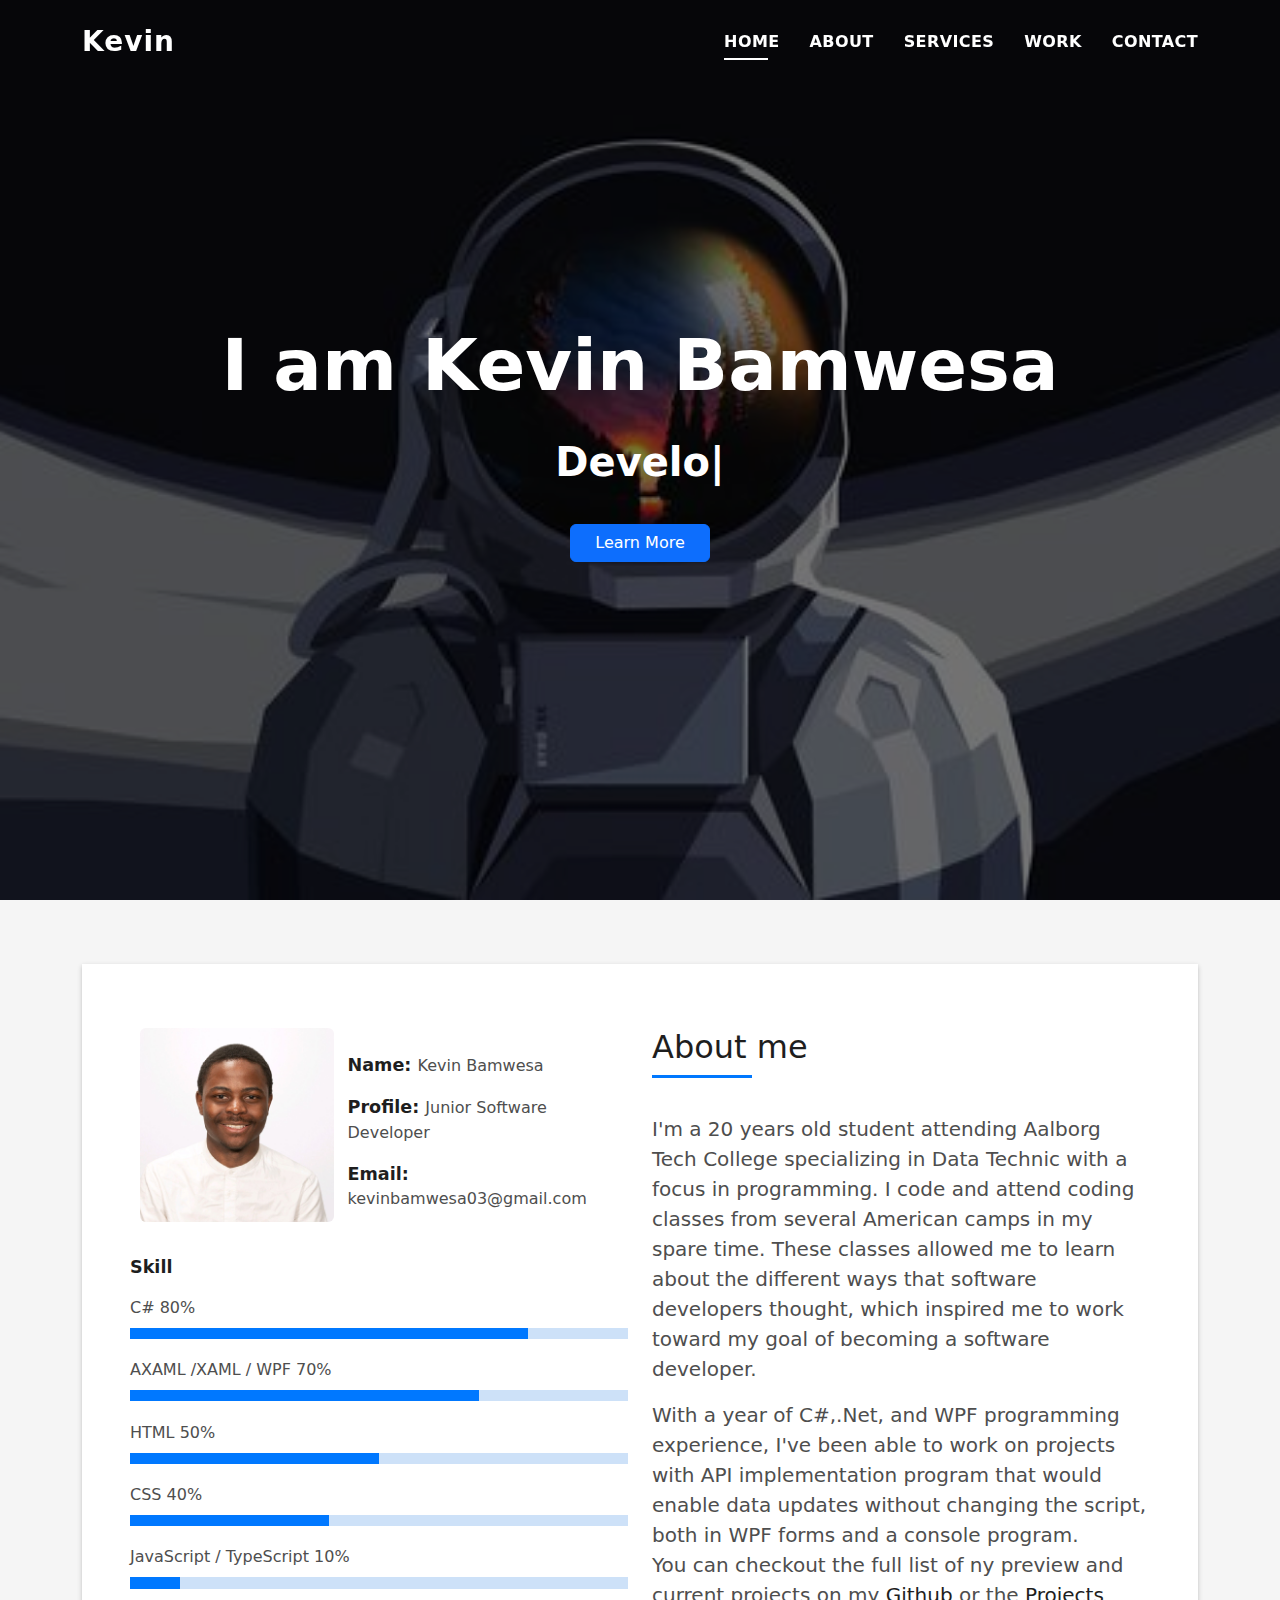
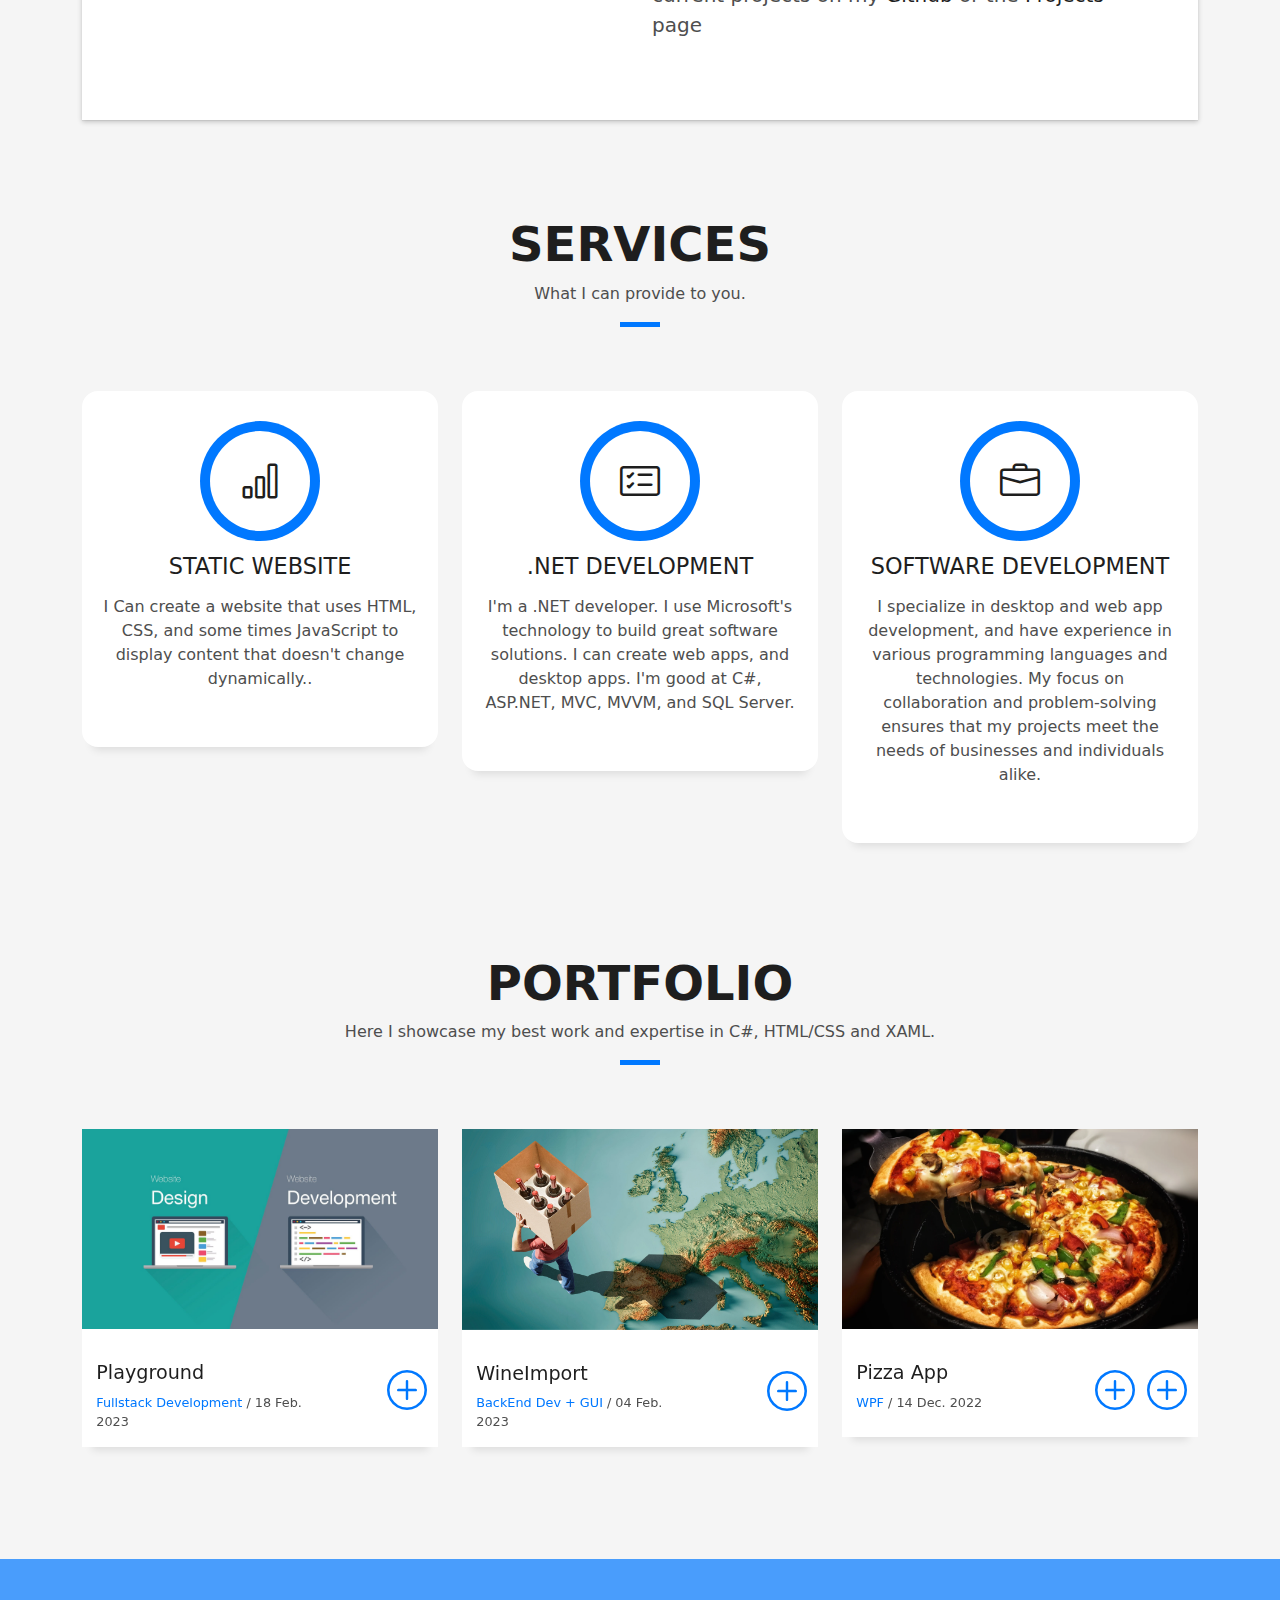
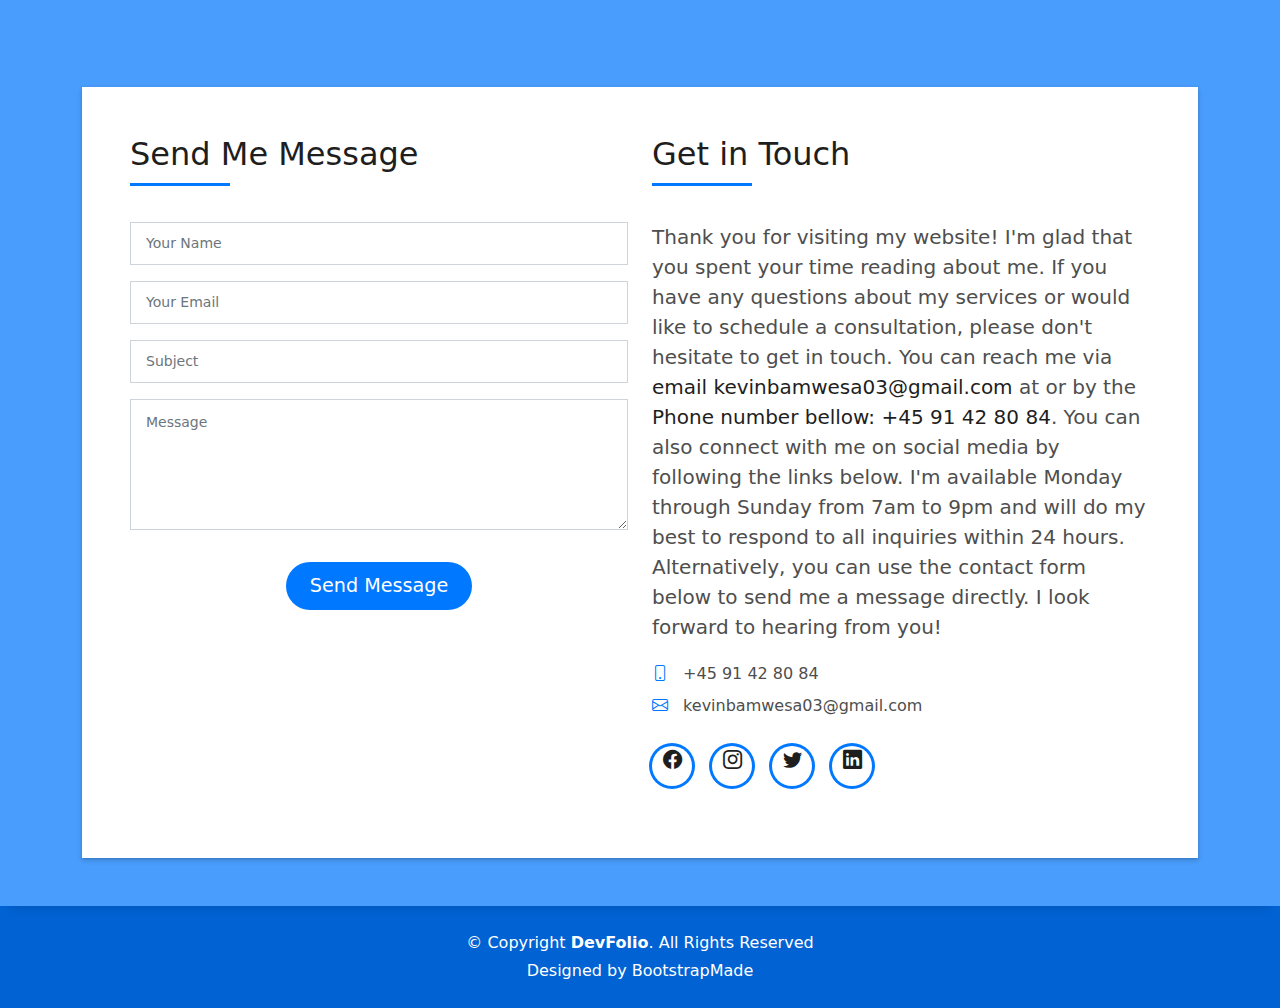
<file: index.html>
<!DOCTYPE html>
<html lang="en">

<head>
  <meta charset="utf-8">
  <meta content="width=device-width, initial-scale=1.0" name="viewport">

  <title>PortFolio Kevin</title>
  <meta content="" name="description">
  <meta content="" name="keywords">

  <!-- Favicons -->
  <link href="assets/img/favicon.png" rel="icon">
  <link href="assets/img/apple-touch-icon.png" rel="apple-touch-icon">

  <!-- Vendor CSS Files -->
  <link href="assets/vendor/bootstrap/css/bootstrap.min.css" rel="stylesheet">
  <link href="assets/vendor/bootstrap-icons/bootstrap-icons.css" rel="stylesheet">
  <!-- <link href="assets/vendor/glightbox/css/glightbox.min.css" rel="stylesheet"> -->
  <!-- <link href="assets/vendor/swiper/swiper-bundle.min.css" rel="stylesheet"> -->

  <!-- Template Main CSS File -->
  <link href="assets/css/style.css" rel="stylesheet">

  <!-- =======================================================
  * Template Name: DevFolio
  * Updated: Mar 10 2023 with Bootstrap v5.2.3
  * Template URL: https://bootstrapmade.com/devfolio-bootstrap-portfolio-html-template/
  * Author: BootstrapMade.com
  * License: https://bootstrapmade.com/license/
  ======================================================== -->
</head>

<body>

  <!-- ======= Header ======= -->
  <header id="header" class="fixed-top">
    <div class="container d-flex align-items-center justify-content-between">

      <h1 class="logo"><a href="index.html">Kevin</a></h1>
      <!-- Uncomment below if you prefer to use an image logo -->
      <!-- <a href="index.html" class="logo"><img src="assets/img/logo.png" alt="" class="img-fluid"></a> -->

      <nav id="navbar" class="navbar">
        <ul>
          <li><a class="nav-link scrollto active" href="#hero">Home</a></li>
          <li><a class="nav-link scrollto" href="#about">About</a></li>
          <li><a class="nav-link scrollto" href="#services">Services</a></li>
          <li><a class="nav-link scrollto " href="#work">Work</a></li>
          <li><a class="nav-link scrollto" href="#contact">Contact</a></li>
        </ul>
        <i class="bi bi-list mobile-nav-toggle"></i>
      </nav><!-- .navbar -->

    </div>
  </header><!-- End Header -->

  <!-- ======= Hero Section ======= -->
  <!-- Backround Image -->
  <div id="hero" class="hero route bg-image" style="background-image: url(assets/img/backgroundImg.jpg)">
    <div class="overlay-itro"></div>
    <div class="hero-content display-table">
      <div class="table-cell">
        <div class="container">
          <!--<p class="display-6 color-d">Hello, world!</p>-->
          <h1 class="hero-title mb-4">I am Kevin Bamwesa</h1>
          <p class="hero-subtitle"><span class="typed" data-typed-items="Developer, Student, More ..."></span></p>
          <p class="pt-3"><a class="btn btn-primary btn js-scroll px-4" href="#about" role="button">Learn More</a></p>
        </div>
      </div>
    </div>
  </div><!-- End Hero Section -->

  <main id="main">
    <!-- ======= About Section ======= -->
    <section id="about" class="about-mf sect-pt4 route">
      <div class="container">
        <div class="row">
          <div class="col-sm-12">
            <div class="box-shadow-full">
              <div class="row">
                <div class="col-md-6">
                  <div class="row">
                    <div class="col-sm-6 col-md-5">
                      <div class="about-img">
                        <img src="assets/img/LinkedInProfilePicture.jfif" class="img-fluid rounded b-shadow-a" alt="">
                      </div>
                    </div>
                    <div class="col-sm-6 col-md-7">
                      <div class="about-info">
                        <br>
                        <p><span class="title-s">Name: </span> <span>Kevin Bamwesa</span></p>
                        <p><span class="title-s">Profile: </span> <span>Junior Software Developer</span></p>
                        <p><span class="title-s">Email: </span> <span>kevinbamwesa03@gmail.com</span></p>
                      </div>
                    </div>
                  </div>
                  <div class="skill-mf">
                    <p class="title-s">Skill</p>

                    <span>C#</span> <span class="pull-right">80%</span>
                    <div class="progress">
                      <div class="progress-bar" role="progressbar" style="width: 80%;" aria-valuenow="85"
                        aria-valuemin="0" aria-valuemax="100"></div>
                    </div>
                    <span>AXAML /XAML / WPF</span> <span class="pull-right">70%</span>
                    <div class="progress">
                      <div class="progress-bar" role="progressbar" style="width: 70%;" aria-valuenow="85"
                        aria-valuemin="0" aria-valuemax="100"></div>
                    </div>
                    <span>HTML</span> <span class="pull-right">50%</span>
                    <div class="progress">
                      <div class="progress-bar" role="progressbar" style="width: 50%;" aria-valuenow="85"
                        aria-valuemin="0" aria-valuemax="100"></div>
                    </div>
                    <span>CSS</span> <span class="pull-right">40%</span>
                    <div class="progress">
                      <div class="progress-bar" role="progressbar" style="width: 40%;" aria-valuenow="85"
                        aria-valuemin="0" aria-valuemax="100"></div>
                    </div>
                    <span>JavaScript / TypeScript </span> <span class="pull-right">10%</span>
                    <div class="progress">
                      <div class="progress-bar" role="progressbar" style="width: 10%;" aria-valuenow="85"
                        aria-valuemin="0" aria-valuemax="100"></div>
                    </div>


                  </div>
                </div>
                <div class="col-md-6">
                  <div class="about-me pt-4 pt-md-0">
                    <div class="title-box-2">
                      <h5 class="title-left">
                        About me
                      </h5>
                    </div>
                    <p class="lead">
                      I'm a 20 years old student attending Aalborg Tech College specializing in Data Technic with a focus
                      in programming. I code and attend coding classes from several American camps in my spare time.
                      These
                      classes allowed me to learn about the different ways that software developers thought, which
                      inspired me to
                      work toward my goal of becoming a software developer.
                    </p>
                    <p class="lead">
                      With a year of C#,.Net, and WPF programming experience, I've been able to work on projects with
                      API implementation program that would enable data updates without changing the script, both in WPF
                      forms and a console program.
                      <br>
                      You can checkout the full list of ny preview and current projects on my <a
                        href="https://github.com/black-man2233" target="_blank">Github</a> or the <a
                        href="/HTML/projects.html">Projects</a> page
                    </p>

                  </div>
                </div>
              </div>
            </div>
          </div>
        </div>
      </div>
    </section><!-- End About Section -->

    <!-- ======= Services Section ======= -->
    <section id="services" class="services-mf pt-5 route">
      <div class="container">
        <div class="row">
          <div class="col-sm-12">
            <div class="title-box text-center">
              <h3 class="title-a">
                Services
              </h3>
              <p class="subtitle-a">
                What I can provide to you.
              </p>
              <div class="line-mf"></div>
            </div>
          </div>
        </div>
        <div class="row">
          <!-- .Web development -->
          <div class="col-md-4">
            <div class="service-box">
              <div class="service-ico">
                <span class="ico-circle"><i class="bi bi-bar-chart"></i></span>
              </div>
              <div class="service-content">
                <h2 class="s-title">Static Website</h2>
                <p class="s-description text-center">
                  I Can create a website that uses HTML, CSS, and some times JavaScript to display content that doesn't
                  change dynamically..
                </p>
              </div>
            </div>
          </div>
          <!-- .Net development -->
          <div class="col-md-4">
            <div class="service-box">
              <div class="service-ico">
                <span class="ico-circle"><i class="bi bi-card-checklist"></i></span>
              </div>
              <div class="service-content">
                <h2 class="s-title">.Net Development</h2>
                <p class="s-description text-center">
                  I'm a .NET developer. I use Microsoft's technology to build great software solutions. I can create web
                  apps, and desktop apps. I'm good at C#, ASP.NET, MVC, MVVM, and SQL Server.
                </p>
              </div>
            </div>
          </div>
          <!-- Software development -->
          <div class="col-md-4">
            <div class="service-box">
              <div class="service-ico">
                <span class="ico-circle"><i class="bi bi-briefcase"></i></span>
              </div>
              <div class="service-content">
                <h2 class="s-title">Software Development</h2>
                <p class="s-description text-center">
                  I specialize in desktop and web app development, and have experience in various programming languages
                  and technologies. My focus on collaboration and problem-solving ensures that my projects meet the
                  needs of businesses and individuals alike.
                </p>
              </div>
            </div>
          </div>
        </div>
      </div>
    </section><!-- End Services Section -->

    <!-- ======= Portfolio Section ======= -->
    <section id="work" class="portfolio-mf sect-pt4 route">
      <div class="container">
        <div class="row">
          <div class="col-sm-12">
            <div class="title-box text-center">
              <h3 class="title-a">
                Portfolio
              </h3>
              <p class="subtitle-a">
                Here I showcase my best work and expertise in C#, HTML/CSS and XAML.
              </p>
              <div class="line-mf"></div>
            </div>
          </div>
        </div>
        <div class="row">

          <!-- WebAppLearning -->
          <div class="col-md-4">
            <div class="work-box">
              <a href="assets/img/webDev-image.webp" data-gallery="portfolioGallery" class="portfolio-lightbox">
                <div class="work-img">
                  <img src="assets/img/webDev-image.webp" alt="" class="img-fluid">
                </div>
              </a>
              <div class="work-content">
                <div class="row">
                  <div class="col-sm-8">
                    <h2 class="w-title">Playground</h2>
                    <div class="w-more">
                      <span class="w-ctegory">Fullstack Development</span> / <span class="w-date">18 Feb. 2023</span>
                    </div>
                  </div>
                  <div class="col-sm-4">
                    <div class="w-like">
                      <a href="https://github.com/black-man2233/EUD_H2"> <span class="bi bi-plus-circle"></span></a>
                    </div>
                  </div>
                </div>
              </div>
            </div>
          </div>

          <!-- WineImport -->
          <div class="col-md-4">
            <div class="work-box">
              <a href="assets/img/wineImport-img.jpg" data-gallery="portfolioGallery" class="portfolio-lightbox">
                <div class="work-img">
                  <img src="assets/img/wineImport-img.jpg" alt="" class="img-fluid">
                </div>
              </a>
              <div class="work-content">
                <div class="row">
                  <div class="col-sm-8">
                    <h2 class="w-title">WineImport</h2>
                    <div class="w-more">
                      <span class="w-ctegory">BackEnd Dev + GUI</span> / <span class="w-date">04 Feb. 2023</span>
                    </div>
                  </div>
                  <div class="col-sm-4">
                    <div class="w-like">
                      <a href="https://github.com/black-man2233/VinImport"> <span class="bi bi-plus-circle"></span></a>
                    </div>
                  </div>
                </div>
              </div>
            </div>
          </div>

          <!-- PizzaApp -->
          <div class="col-md-4">
            <div class="work-box">
              <a href="assets/img/pizzaApp-img.webp" data-gallery="portfolioGallery" class="portfolio-lightbox">
                <div class="work-img">
                  <img src="assets/img/pizzaApp-img.webp" alt="" class="img-fluid">
                </div>
              </a>
              <div class="work-content">
                <div class="row">
                  <div class="col-sm-8">
                    <h2 class="w-title">Pizza App</h2>
                    <div class="w-more">
                      <span class="w-ctegory">WPF</span> / <span class="w-date">14 Dec. 2022</span>
                    </div>
                  </div>
                  <div class="col-sm-4">
                    <div class="w-like">
                      <a href="https://github.com/black-man2233/PizzaAppp"> <span class="bi bi-plus-circle"></span></a>
                      <a href="https://github.com/black-man2233/Pizza-App-Improved-GUI-"> <span
                          class="bi bi-plus-circle"></span></a>
                    </div>
                  </div>
                </div>
              </div>
            </div>
          </div>

        </div>
      </div>
    </section>
    <!-- End Portfolio Section -->

    <!-- ======= Contact Section ======= -->
    <section id="contact" class="paralax-mf footer-paralax bg-image sect-mt4 route"
      style="background-image: url(assets/img/overlay-bg.jpg)">
      <div class="overlay-mf"></div>
      <div class="container">
        <div class="row">
          <div class="col-sm-12">
            <div class="contact-mf">
              <div id="contact" class="box-shadow-full">
                <div class="row">
                  <div class="col-md-6">
                    <div class="title-box-2">
                      <h5 class="title-left">
                        Send Me Message
                      </h5>
                    </div>
                    <div>
                      <form action="forms/contact.php" method="post" role="form" class="php-email-form">
                        <div class="row">
                          <div class="col-md-12 mb-3">
                            <div class="form-group">
                              <input type="text" name="name" class="form-control" id="name" placeholder="Your Name"
                                required>
                            </div>
                          </div>
                          <div class="col-md-12 mb-3">
                            <div class="form-group">
                              <input type="email" class="form-control" name="email" id="email" placeholder="Your Email"
                                required>
                            </div>
                          </div>
                          <div class="col-md-12 mb-3">
                            <div class="form-group">
                              <input type="text" class="form-control" name="subject" id="subject" placeholder="Subject"
                                required>
                            </div>
                          </div>
                          <div class="col-md-12">
                            <div class="form-group">
                              <textarea class="form-control" name="message" rows="5" placeholder="Message"
                                required></textarea>
                            </div>
                          </div>
                          <div class="col-md-12 text-center my-3">
                            <div class="loading">Loading</div>
                            <div class="error-message"></div>
                            <div class="sent-message">Your message has been sent. Thank you!</div>
                          </div>
                          <div class="col-md-12 text-center">
                            <button type="submit" class="button button-a button-big button-rouded">Send Message</button>
                          </div>
                        </div>
                      </form>
                    </div>
                  </div>
                  <div class="col-md-6">
                    <div class="title-box-2 pt-4 pt-md-0">
                      <h5 class="title-left">
                        Get in Touch
                      </h5>
                    </div>
                    <div class="more-info">
                      <p class="lead">
                        Thank you for visiting my website! I'm glad that you spent your time reading about me. If you
                        have any questions about my services or would like to schedule a consultation, please don't
                        hesitate to get in touch. You can reach me via <b> <a href="mailto:kevinbamwesa03@gmail.com">
                            email
                            kevinbamwesa03@gmail.com
                          </a></b> at
                        or by the </b><a href="tel:+4591428084"> Phone number bellow: +45 91 42 80 84</a></b>. You can
                        also connect with me on social media by following the links below. I'm available Monday through
                        Sunday from 7am to 9pm and will do my best to respond to all inquiries within 24 hours.
                        Alternatively, you can use the contact form below to send me a message directly. I look forward
                        to hearing from you!
                      </p>
                      <ul class="list-ico">
                        <li><span class="bi bi-phone"></span> +45 91 42 80 84</li>
                        <li><span class="bi bi-envelope"></span> kevinbamwesa03@gmail.com</li>
                      </ul>
                    </div>
                    <div class="socials">
                      <ul>
                        <li><a href="https://www.facebook.com/kevin.bamwesablckmn"><span class="ico-circle"><i
                                class="bi bi-facebook"></i></span></a></li>
                        <li><a href="https://www.instagram.com/simplord003/"><span class="ico-circle"><i
                                class="bi bi-instagram"></i></span></a></li>
                        <li><a href="https://twitter.com/KevinBamwesa"><span class="ico-circle"><i
                                class="bi bi-twitter"></i></span></a></li>
                        <li><a href="https://dk.linkedin.com/in/kevinbamwesa03"><span class="ico-circle"><i
                                class="bi bi-linkedin"></i></span></a></li>
                      </ul>
                    </div>
                  </div>
                </div>
              </div>
            </div>
          </div>
        </div>
      </div>
    </section><!-- End Contact Section -->

  </main><!-- End #main -->

  <!-- ======= Footer ======= -->
  <footer>
    <div class="container">
      <div class="row">
        <div class="col-sm-12">
          <div class="copyright-box">
            <p class="copyright">&copy; Copyright <strong>DevFolio</strong>. All Rights Reserved</p>
            <div class="credits">
              <!--
              All the links in the footer should remain intact.
              You can delete the links only if you purchased the pro version.
              Licensing information: https://bootstrapmade.com/license/
              Purchase the pro version with working PHP/AJAX contact form: https://bootstrapmade.com/buy/?theme=DevFolio
            -->
              Designed by <a href="https://bootstrapmade.com/">BootstrapMade</a>
            </div>
          </div>
        </div>
      </div>
    </div>
  </footer><!-- End  Footer -->

  <div id="preloader"></div>
  <a href="#" class="back-to-top d-flex align-items-center justify-content-center"><i
      class="bi bi-arrow-up-short"></i></a>

  <!-- Vendor JS Files -->
  <script src="assets/vendor/purecounter/purecounter_vanilla.js"></script>
  <script src="assets/vendor/bootstrap/js/bootstrap.bundle.min.js"></script>
  <script src="assets/vendor/glightbox/js/glightbox.min.js"></script>
  <script src="assets/vendor/swiper/swiper-bundle.min.js"></script>
  <script src="assets/vendor/typed.js/typed.min.js"></script>
  <script src="assets/vendor/php-email-form/validate.js"></script>

  <!-- Template Main JS File -->
  <script src="assets/js/main.js"></script>

</body>

</html>
</file>
<file: assets/css/style.css>
/**
* Template Name: DevFolio
* Updated: Mar 10 2023 with Bootstrap v5.2.3
* Template URL: https://bootstrapmade.com/devfolio-bootstrap-portfolio-html-template/
* Author: BootstrapMade.com
* License: https://bootstrapmade.com/license/
*/

/*--------------------------------------------------------------
# General
--------------------------------------------------------------*/
body {
  background-color: #f5f5f5;
  color: #4e4e4e;
}

h1,
h2,
h3,
h4,
h5,
h6 {
  color: #1e1e1e;
}

a {
  color: #1e1e1e;
  text-decoration: none;
  transition: all 0.5s ease-in-out;
}

a:hover {
  color: #0078ff;
  text-decoration: none;
  transition: all 0.5s ease-in-out;
}

.p-r {
  position: relative;
}

.color-a {
  text-decoration: none;
  color: #0078ff;
}

.color-d {
  color: #f5f5f5;
}

.color-text-a {
  text-decoration: none;
  color: #4e4e4e;
}

.box-shadow,
.card-blog,
.work-box,
.service-box,
.paralax-mf {
  box-shadow: 0 13px 8px -10px rgba(0, 0, 0, 0.1);
}

.box-shadow-a,
.button:hover {
  text-decoration: none;
  box-shadow: 0 0 0 4px #cde1f8;
}

.display-5 {
  font-size: 2.5rem;
  font-weight: 300;
  line-height: 1.1;
}

.display-6 {
  font-size: 2rem;
  font-weight: 300;
  line-height: 1.1;
}

.avatar {
  width: 32px;
  height: 32px;
  margin-right: 4px;
  overflow: hidden;
}

.bg-image {
  background-repeat: no-repeat;
  background-attachment: fixed;
  background-size: cover;
  background-position: center center;
}

@media (max-width: 1024px) {
  .bg-image {
    background-attachment: scroll;
  }
}

.overlay-mf {
  background-color: #0078ff;
}

.overlay-mf {
  position: absolute;
  top: 0;
  left: 0px;
  padding: 0;
  height: 100%;
  width: 100%;
  opacity: 0.7;
}

.paralax-mf {
  position: relative;
  padding: 8rem 0;
}

.display-table {
  width: 100%;
  height: 100%;
  display: table;
}

.table-cell {
  display: table-cell;
  vertical-align: middle;
}

/*--/ Sections /--*/
.sect-4 {
  padding: 4rem 0;
}

.sect-pt4 {
  padding-top: 4rem;
}

.sect-mt4 {
  margin-top: 4rem;
}

/*--/ Title s /--*/
.title-s {
  font-weight: 600;
  color: #1e1e1e;
  font-size: 1.1rem;
}

/*--/ Title A /--*/
.title-box {
  margin-bottom: 4rem;
}

.title-a {
  text-decoration: none;
  font-size: 3rem;
  font-weight: bold;
  text-transform: uppercase;
}

.subtitle-a {
  text-decoration: none;
  color: #4e4e4e;
}

.line-mf {
  width: 40px;
  height: 5px;
  background-color: #0078ff;
  margin: 0 auto;
}

/*--/ Title Left /--*/
.title-box-2 {
  margin-bottom: 3rem;
}

.title-left {
  font-size: 2rem;
  position: relative;
}

.title-left:before {
  content: "";
  position: absolute;
  height: 3px;
  background-color: #0078ff;
  width: 100px;
  bottom: -12px;
}

/*------/ Box /------*/
.box-pl2 {
  padding-left: 2rem;
}

.box-shadow-full {
  padding: 3rem 1.25rem;
  position: relative;
  background-color: #fff;
  margin-bottom: 3rem;
  z-index: 2;
  box-shadow: 0 1px 1px 0 rgba(0, 0, 0, 0.06), 0 2px 5px 0 rgba(0, 0, 0, 0.2);
}

@media (min-width: 768px) {
  .box-shadow-full {
    padding: 3rem;
  }
}

/*------/ Socials /------*/
.socials {
  padding: 1.5rem 0;
}

.socials ul li {
  display: inline-block;
}

.socials .ico-circle {
  height: 40px;
  width: 40px;
  font-size: 1.2rem;
  border-radius: 50%;
  line-height: 1.6;
  margin: 0 15px 0 0;
  box-shadow: 0 0 0 3px #0078ff;
  transition: all 500ms ease;
}

.socials .ico-circle:hover {
  background-color: #0078ff;
  color: #fff;
  box-shadow: 0 0 0 3px #cde1f8;
  transition: all 500ms ease;
}

/*------/ Ul resect /------*/
.ul-resect,
.widget-tags ul,
.widget-sidebar .list-sidebar,
.box-comments .list-comments,
.blog-wrapper .post-meta ul,
.list-ico,
.socials ul {
  list-style: none;
  padding-left: 0;
  margin-bottom: 0;
}

.list-ico {
  line-height: 2;
}

.list-ico span {
  color: #0078ff;
  margin-right: 10px;
}

/*------/ Ico Circle /------*/
.ico-circle {
  height: 100px;
  width: 100px;
  font-size: 2rem;
  border-radius: 50%;
  line-height: 1.55;
  margin: 0 auto;
  text-align: center;
  box-shadow: 0 0 0 10px #0078ff;
  display: block;
}

/*------/ Owl Carousel /------*/
.owl-theme .owl-dots {
  text-align: center;
  margin-top: 18px;
}

.owl-theme .owl-dots .owl-dot {
  display: inline-block;
}

.owl-theme .owl-dots .owl-dot span {
  width: 18px;
  height: 7px;
  margin: 5px 5px;
  background: #cde1f8;
  border: 0px solid #cde1f8;
  display: block;
  transition: all 0.6s ease-in-out;
  cursor: pointer;
}

.owl-theme .owl-dots .owl-dot:hover span {
  background-color: #cde1f8;
}

.owl-theme .owl-dots .owl-dot.active span {
  background-color: #1B1B1B;
  width: 25px;
}

/*--/ Scrolltop s /--*/
.scrolltop-mf {
  position: relative;
  display: none;
}

.scrolltop-mf span {
  z-index: 999;
  position: fixed;
  width: 42px;
  height: 42px;
  background-color: #0078ff;
  opacity: 0.7;
  font-size: 1.6rem;
  line-height: 1.5;
  text-align: center;
  color: #fff;
  top: auto;
  left: auto;
  right: 30px;
  bottom: 50px;
  cursor: pointer;
  border-radius: 50%;
}

/*--------------------------------------------------------------
# Back to top button
--------------------------------------------------------------*/
.back-to-top {
  position: fixed;
  visibility: hidden;
  opacity: 0;
  right: 15px;
  bottom: 15px;
  z-index: 996;
  background: #0078ff;
  width: 40px;
  height: 40px;
  border-radius: 50px;
  transition: all 0.4s;
}

.back-to-top i {
  font-size: 28px;
  color: #fff;
  line-height: 0;
}

.back-to-top:hover {
  background: #298eff;
  color: #fff;
}

.back-to-top.active {
  visibility: visible;
  opacity: 1;
}

/*------/ Prelaoder /------*/
#preloader {
  position: fixed;
  top: 0;
  left: 0;
  right: 0;
  bottom: 0;
  z-index: 9999;
  overflow: hidden;
  background: #fff;
}

#preloader:before {
  content: "";
  position: fixed;
  top: calc(50% - 30px);
  left: calc(50% - 30px);
  border: 6px solid #f2f2f2;
  border-top: 6px solid #0078ff;
  border-radius: 50%;
  width: 60px;
  height: 60px;
  animation: animate-preloader 1s linear infinite;
}

@keyframes animate-preloader {
  0% {
    transform: rotate(0deg);
  }

  100% {
    transform: rotate(360deg);
  }
}

/*------/ Button /------*/
.button {
  display: inline-block;
  padding: 0.3rem 0.6rem;
  text-align: center;
  vertical-align: middle;
  -webkit-user-select: none;
  -moz-user-select: none;
  user-select: none;
  font-size: 1rem;
  border-radius: 0.3rem;
  border: 1px solid transparent;
  transition: all 500ms ease;
  cursor: pointer;
}

.button:focus {
  outline: 0;
}

.button:hover {
  background-color: #0062d3;
  color: #fff;
  transition: all 500ms ease;
}

.button-a {
  text-decoration: none;
  background-color: #0078ff;
  color: #fff;
  border-color: #cde1f8;
}

.button-big {
  padding: 0.9rem 2.3rem;
  font-size: 1.2rem;
}

.button-rouded {
  border-radius: 5rem;
}

.btn-lg {
  padding: 0.5rem 1rem;
  font-size: 1.25rem;
  line-height: 1.5;
  border-radius: 0.3rem;
}

/*--------------------------------------------------------------
# Header
--------------------------------------------------------------*/
#header {
  transition: all 0.5s;
  z-index: 997;
  padding: 20px 0;
}

#header .logo {
  font-size: 28px;
  margin: 0;
  padding: 0;
  font-weight: 600;
  letter-spacing: 1px;
}

#header .logo a {
  color: #fff;
}

#header .logo img {
  max-height: 40px;
}

#header.header-scrolled {
  background: rgba(0, 0, 0, 0.9);
  padding: 12px 0;
}

/*--------------------------------------------------------------
# Navigation Menu
--------------------------------------------------------------*/
/**
* Desktop Navigation 
*/
.navbar {
  padding: 0;
}

.navbar ul {
  margin: 0;
  padding: 0;
  display: flex;
  list-style: none;
  align-items: center;
}

.navbar li {
  position: relative;
}

.navbar>ul>li {
  white-space: nowrap;
  padding: 10px 0 10px 30px;
}

.navbar a,
.navbar a:focus {
  display: flex;
  align-items: center;
  justify-content: space-between;
  color: #fff;
  font-size: 16px;
  font-weight: 600;
  padding: 0;
  white-space: nowrap;
  transition: 0.3s;
  letter-spacing: 0.4px;
  position: relative;
  text-transform: uppercase;
}

.navbar a i,
.navbar a:focus i {
  font-size: 12px;
  line-height: 0;
  margin-left: 5px;
}

.navbar>ul>li>a:before {
  content: "";
  position: absolute;
  width: 100%;
  height: 2px;
  bottom: -6px;
  left: 0;
  width: 0;
  background-color: #fff;
  visibility: hidden;
  transition: all 0.3s ease-in-out 0s;
}

.navbar a:hover:before,
.navbar li:hover>a:before,
.navbar .active:before {
  visibility: visible;
  width: 80%;
}

.navbar a:hover,
.navbar .active,
.navbar .active:focus,
.navbar li:hover>a {
  color: #fff;
}

.navbar .dropdown ul {
  display: block;
  position: absolute;
  left: 30px;
  top: calc(100% + 30px);
  margin: 0;
  padding: 10px 0;
  z-index: 99;
  opacity: 0;
  visibility: hidden;
  background: #fff;
  box-shadow: 0px 0px 30px rgba(127, 137, 161, 0.25);
  transition: 0.3s;
}

.navbar .dropdown ul li {
  min-width: 200px;
}

.navbar .dropdown ul a {
  padding: 10px 20px;
  font-size: 14px;
  text-transform: none;
  color: #4e4e4e;
}

.navbar .dropdown ul a i {
  font-size: 12px;
}

.navbar .dropdown ul a:hover,
.navbar .dropdown ul .active:hover,
.navbar .dropdown ul li:hover>a {
  color: #0078ff;
}

.navbar .dropdown:hover>ul {
  opacity: 1;
  top: 100%;
  visibility: visible;
}

.navbar .dropdown .dropdown ul {
  top: 0;
  left: calc(100% - 30px);
  visibility: hidden;
}

.navbar .dropdown .dropdown:hover>ul {
  opacity: 1;
  top: 0;
  left: 100%;
  visibility: visible;
}

@media (max-width: 1366px) {
  .navbar .dropdown .dropdown ul {
    left: -90%;
  }

  .navbar .dropdown .dropdown:hover>ul {
    left: -100%;
  }
}

/**
* Mobile Navigation 
*/
.mobile-nav-toggle {
  color: #fff;
  font-size: 28px;
  cursor: pointer;
  display: none;
  line-height: 0;
  transition: 0.5s;
}

@media (max-width: 991px) {
  .mobile-nav-toggle {
    display: block;
  }

  .navbar ul {
    display: none;
  }
}

.navbar-mobile {
  position: fixed;
  overflow: hidden;
  top: 0;
  right: 0;
  left: 0;
  bottom: 0;
  background: rgba(78, 78, 78, 0.9);
  transition: 0.3s;
  z-index: 999;
}

.navbar-mobile .mobile-nav-toggle {
  position: absolute;
  top: 15px;
  right: 15px;
}

.navbar-mobile ul {
  display: block;
  position: absolute;
  top: 55px;
  right: 15px;
  bottom: 15px;
  left: 15px;
  padding: 10px 0;
  background-color: #fff;
  overflow-y: auto;
  transition: 0.3s;
}

.navbar-mobile>ul>li {
  padding: 0;
}

.navbar-mobile a:hover:before,
.navbar-mobile li:hover>a:before,
.navbar-mobile .active:before {
  visibility: hidden;
}

.navbar-mobile a,
.navbar-mobile a:focus {
  padding: 10px 20px;
  font-size: 15px;
  color: #4e4e4e;
}

.navbar-mobile a:hover,
.navbar-mobile .active,
.navbar-mobile li:hover>a {
  color: #0078ff;
}

.navbar-mobile .getstarted,
.navbar-mobile .getstarted:focus {
  margin: 15px;
}

.navbar-mobile .dropdown ul {
  position: static;
  display: none;
  margin: 10px 20px;
  padding: 10px 0;
  z-index: 99;
  opacity: 1;
  visibility: visible;
  background: #fff;
  box-shadow: 0px 0px 30px rgba(127, 137, 161, 0.25);
}

.navbar-mobile .dropdown ul li {
  min-width: 200px;
}

.navbar-mobile .dropdown ul a {
  padding: 10px 20px;
}

.navbar-mobile .dropdown ul a i {
  font-size: 12px;
}

.navbar-mobile .dropdown ul a:hover,
.navbar-mobile .dropdown ul .active:hover,
.navbar-mobile .dropdown ul li:hover>a {
  color: #0078ff;
}

.navbar-mobile .dropdown>.dropdown-active {
  display: block;
}

/*--------------------------------------------------------------
# Hero Section
--------------------------------------------------------------*/
.hero {
  height: 100vh;
  position: relative;
  color: #fff;
}

.hero .hero-content {
  text-align: center;
  position: absolute;
}

.hero .overlay-itro {
  background-color: rgba(0, 0, 0, 0.6);
  position: absolute;
  top: 0;
  left: 0px;
  padding: 0;
  height: 100%;
  width: 100%;
  opacity: 0.9;
}

.hero .hero-title {
  color: #fff;
  font-weight: 600;
  font-size: 3rem;
}

@media (min-width: 768px) {
  .hero .hero-title {
    font-size: 4.5rem;
  }
}

.hero .hero-subtitle {
  font-size: 1.5rem;
  font-weight: 600;
}

@media (min-width: 768px) {
  .hero .hero-subtitle {
    font-size: 2.5rem;
  }
}

.hero .text-slider-items {
  display: none;
}

.hero-single {
  height: 350px;
}

.hero-single .hero-content {
  margin-top: 30px;
}

.hero-single .hero-title {
  text-transform: uppercase;
  font-size: 3rem;
}

@media (min-width: 768px) {
  .hero-single .hero-title {
    font-size: 3.5rem;
  }
}

.hero-single .breadcrumb {
  background-color: transparent;
  color: #0078ff;
}

.hero-single .breadcrumb .breadcrumb-item:before {
  color: #cde1f8;
}

.hero-single .breadcrumb .breadcrumb-item.active {
  color: #cde1f8;
}

.hero-single .breadcrumb a {
  color: #fff;
}

/*--------------------------------------------------------------
# About
--------------------------------------------------------------*/
.about-mf .box-shadow-full {
  padding-top: 4rem;
  padding-bottom: 4rem;
}

.about-mf .about-img {
  margin-bottom: 2rem;
}

.about-mf .about-img img {
  margin-left: 10px;
}

@media (min-width: 767px) {
  .about-mf .box-pl2 {
    margin-top: 3rem;
    padding-left: 0rem;
  }
}

.skill-mf span {
  color: #4e4e4e;
}

.skill-mf .progress {
  background-color: #cde1f8;
  margin: 0.5rem 0 1.2rem 0;
  border-radius: 0;
  height: 0.7rem;
}

.skill-mf .progress .progress-bar {
  height: 0.7rem;
  background-color: #0078ff;
}

/*--------------------------------------------------------------
# Services
--------------------------------------------------------------*/
.service-box {
  background-color: #fff;
  padding: 2.5rem 1.3rem;
  border-radius: 1rem;
  margin-bottom: 3rem;
  text-align: center;
}

.service-box:hover .ico-circle {
  transition: all 500ms ease;
  color: #fff;
  background-color: #0078ff;
  box-shadow: 0 0 0 10px #cde1f8;
}

.service-box .service-ico {
  margin-bottom: 1rem;
  color: #1e1e1e;
}

.service-box .ico-circle {
  transition: all 500ms ease;
  display: inline-flex;
  align-items: center;
  justify-content: center;
}

.service-box .ico-circle i {
  line-height: 0;
  font-size: 40px;
}

.service-box .s-title {
  font-size: 1.4rem;
  text-transform: uppercase;
  text-align: center;
  padding: 0.4rem 0;
}

.service-box .s-description {
  color: #4e4e4e;
}

/*--------------------------------------------------------------
# Counter
--------------------------------------------------------------*/
.counter-box {
  color: #fff;
  text-align: center;
}

@media (min-width: 577px) {
  .counter-box {
    margin-bottom: 1.8rem;
  }
}

.counter-ico {
  margin-bottom: 1rem;
}

.counter-ico .ico-circle {
  height: 60px;
  width: 60px;
  line-height: 1.5;
  box-shadow: 0 0 0 10px #cde1f8;
}

.counter-num .counter {
  font-size: 2rem;
  margin-bottom: 0;
}

/*--------------------------------------------------------------
# Portfolio
--------------------------------------------------------------*/
.work-box {
  margin-bottom: 3rem;
  -webkit-backface-visibility: hidden;
  backface-visibility: hidden;
  background-color: #fff;
}

.work-box:hover img {
  transform: scale(1.3);
}

.work-img {
  display: block;
  overflow: hidden;
}

.work-img img {
  transition: all 1s;
}

.work-content {
  padding: 2rem 3% 1rem 4%;
}

.work-content .w-more {
  color: #4e4e4e;
  font-size: 0.8rem;
}

.work-content .w-more .w-ctegory {
  color: #0078ff;
}

.work-content .w-like {
  font-size: 2.5rem;
  color: #0078ff;
  float: right;
}

.work-content .w-like a {
  color: #0078ff;
}

.work-content .w-like .num-like {
  font-size: 0.7rem;
}

.w-title {
  font-size: 1.2rem;
}

/*--------------------------------------------------------------
# Portfolio Details
--------------------------------------------------------------*/
.portfolio-details {
  padding-top: 40px;
}

.portfolio-details .portfolio-details-slider img {
  width: 100%;
}

.portfolio-details .portfolio-details-slider .swiper-pagination {
  margin-top: 20px;
  position: relative;
}

.portfolio-details .portfolio-details-slider .swiper-pagination .swiper-pagination-bullet {
  width: 12px;
  height: 12px;
  background-color: #fff;
  opacity: 1;
  border: 1px solid #0078ff;
}

.portfolio-details .portfolio-details-slider .swiper-pagination .swiper-pagination-bullet-active {
  background-color: #0078ff;
}

.portfolio-details .portfolio-info {
  padding: 30px;
  box-shadow: 0px 0 30px rgba(78, 78, 78, 0.08);
}

.portfolio-details .portfolio-info h3 {
  font-size: 22px;
  font-weight: 700;
  margin-bottom: 20px;
  padding-bottom: 20px;
  border-bottom: 1px solid #eee;
}

.portfolio-details .portfolio-info ul {
  list-style: none;
  padding: 0;
  font-size: 15px;
}

.portfolio-details .portfolio-info ul li+li {
  margin-top: 10px;
}

.portfolio-details .portfolio-description {
  padding-top: 30px;
}

.portfolio-details .portfolio-description h2 {
  font-size: 26px;
  font-weight: 700;
  margin-bottom: 20px;
}

.portfolio-details .portfolio-description p {
  padding: 0;
}

/*--------------------------------------------------------------
# Testimonials
--------------------------------------------------------------*/
.testimonial-box {
  color: #fff;
  text-align: center;
}

.testimonial-box .author-test {
  margin-top: 1rem;
}

.testimonial-box .author-test img {
  margin: 0 auto;
}

.testimonial-box .author {
  color: #fff;
  text-transform: uppercase;
  font-weight: 600;
  margin: 1rem 0;
  display: block;
  font-size: 1.4rem;
}

.testimonial-box .comit {
  font-size: 2rem;
  color: #0078ff;
  background-color: #fff;
  width: 52px;
  height: 52px;
  display: block;
  margin: 0 auto;
  border-radius: 50%;
  line-height: 1.6;
}

@media (min-width: 768px) {
  .testimonial-box .description {
    padding: 0 5rem;
  }
}

@media (min-width: 992px) {
  .testimonial-box .description {
    padding: 0 8rem;
  }
}

@media (min-width: 1200px) {
  .testimonial-box .description {
    padding: 0 13rem;
  }
}

.swiper-pagination {
  margin-top: 20px;
  position: relative;
}

.swiper-pagination .swiper-pagination-bullet {
  width: 12px;
  height: 12px;
  background-color: rgba(255, 255, 255, 0.4);
  opacity: 1;
}

.swiper-pagination .swiper-pagination-bullet-active {
  background-color: #fff;
}

/*--------------------------------------------------------------
# Contact
--------------------------------------------------------------*/
.footer-paralax {
  padding: 4rem 0 0 0;
}

.contact-mf {
  margin-top: 4rem;
}

@media (min-width: 767px) {
  .contact-mf .box-pl2 {
    margin-top: 3rem;
    padding-left: 0rem;
  }
}

.php-email-form .error-message {
  display: none;
  color: #fff;
  background: #ed3c0d;
  text-align: center;
  padding: 15px;
  font-weight: 600;
}

.php-email-form .sent-message {
  display: none;
  color: #fff;
  background: #18d26e;
  text-align: center;
  padding: 15px;
  font-weight: 600;
}

.php-email-form .loading {
  display: none;
  background: #fff;
  text-align: center;
  padding: 15px;
}

.php-email-form .loading:before {
  content: "";
  display: inline-block;
  border-radius: 50%;
  width: 24px;
  height: 24px;
  margin: 0 10px -6px 0;
  border: 3px solid #18d26e;
  border-top-color: #eee;
  animation: animate-loading 1s linear infinite;
}

.php-email-form input,
.php-email-form textarea {
  border-radius: 0;
  box-shadow: none;
  font-size: 14px;
}

.php-email-form input:focus,
.php-email-form textarea:focus {
  border-color: #0078ff;
}

.php-email-form input {
  padding: 10px 15px;
}

.php-email-form textarea {
  padding: 12px 15px;
  margin-bottom: 0;
}

.php-email-form button[type=submit] {
  background: #0078ff;
  border: 0;
  padding: 10px 24px;
  color: #fff;
  transition: 0.4s;
}

.php-email-form button[type=submit]:hover {
  background: #3393ff;
}

@keyframes animate-loading {
  0% {
    transform: rotate(0deg);
  }

  100% {
    transform: rotate(360deg);
  }
}

/*--------------------------------------------------------------
# Blog
--------------------------------------------------------------*/
@media (min-width: 767px) {
  .card-blog {
    margin-bottom: 3rem;
  }
}

.card-blog .card-body {
  position: relative;
}

.card-blog .card-category-box {
  position: absolute;
  text-align: center;
  top: -16px;
  left: 15px;
  right: 15px;
  line-height: 25px;
  overflow: hidden;
}

.card-blog .card-category {
  display: inline-block;
  color: #fff;
  padding: 0 15px 5px;
  overflow: hidden;
  background-color: #0078ff;
  border-radius: 4px;
}

.card-blog .card-category .category {
  color: #fff;
  display: inline-block;
  text-transform: uppercase;
  font-size: 0.7rem;
  letter-spacing: 0.1px;
  margin-bottom: 0;
}

.card-blog .card-title {
  font-size: 1.3rem;
  margin-top: 0.6rem;
}

.card-blog .card-description {
  color: #4e4e4e;
}

.card-blog .post-author {
  display: inline-block;
}

.card-blog .post-date {
  color: #4e4e4e;
  display: inline-block;
  float: right;
}

/*--------------------------------------------------------------
# Blog Single
--------------------------------------------------------------*/
.post-box,
.form-comments,
.box-comments,
.widget-sidebar {
  padding: 2rem;
  background-color: #fff;
  margin-bottom: 3rem;
}

@media (min-width: 768px) {

  .post-box,
  .form-comments,
  .box-comments,
  .widget-sidebar {
    padding: 3rem;
  }
}

.blog-wrapper .article-title {
  font-size: 1.5rem;
}

@media (min-width: 768px) {
  .blog-wrapper .article-title {
    font-size: 1.9rem;
  }
}

.blog-wrapper .post-meta {
  margin: 1rem 0;
}

.blog-wrapper .post-meta ul {
  border-left: 4px solid #0078ff;
  margin-top: 1rem;
}

.blog-wrapper .post-meta ul li {
  display: inline-block;
  margin-left: 15px;
}

.blog-wrapper .post-meta ul a {
  color: #0078ff;
}

.blog-wrapper .post-meta ul span {
  color: #1e1e1e;
}

.blog-wrapper .blockquote {
  border-left: 4px solid #0078ff;
  padding: 18px;
  font-style: italic;
}

/*------/ Comments /------*/
.box-comments .list-comments li {
  padding-bottom: 40px;
}

.box-comments .list-comments .comment-avatar {
  display: table-cell;
  vertical-align: top;
}

.box-comments .list-comments .comment-avatar img {
  width: 80px;
  height: 80px;
}

.box-comments .list-comments .comment-author {
  font-size: 1.3rem;
}

@media (min-width: 768px) {
  .box-comments .list-comments .comment-author {
    font-size: 1.5rem;
  }
}

.box-comments .list-comments .comment-details {
  display: table-cell;
  vertical-align: top;
  padding-left: 25px;
}

.box-comments .list-comments a {
  color: #0078ff;
}

.box-comments .list-comments span {
  color: #1e1e1e;
  font-style: italic;
}

.box-comments .comment-children {
  margin-left: 40px;
}

/*------/ Sidebar /------*/
.widget-sidebar .sidebar-title {
  font-size: 1.6rem;
  font-weight: 600;
  border-left: 5px solid #0078ff;
  padding-left: 15px;
  text-transform: uppercase;
  margin-bottom: 1.5rem;
}

.widget-sidebar .list-sidebar li {
  position: relative;
  padding: 6px 0 6px 24px;
}

.widget-sidebar .list-sidebar li:before {
  position: absolute;
  content: "";
  width: 10px;
  height: 1px;
  left: 0;
  background-color: #0078ff;
  top: 20px;
}

.sidebar-search input {
  background-color: #fff;
  border-radius: 0;
  transition: all 0.5s ease-in-out;
}

.sidebar-search .btn-search {
  background-color: #0078ff;
  border-color: #0078ff;
  border-radius: 0;
  padding-left: 20px;
  padding-right: 20px;
}

.widget-tags ul li {
  display: inline-block;
  background-color: #0078ff;
  padding: 0.2rem 0.6rem;
  margin-bottom: 0.5rem;
  border-radius: 15px;
}

.widget-tags ul li a {
  color: #fff;
}

/*--------------------------------------------------------------
# Footer
--------------------------------------------------------------*/
footer {
  text-align: center;
  color: #fff;
  padding: 25px 0;
  background: #0062d3;
}

footer .copyright {
  margin-bottom: 0.3rem;
}

footer .credits {
  margin-bottom: 0;
}

footer .credits a {
  color: #fff;
}
</file>
